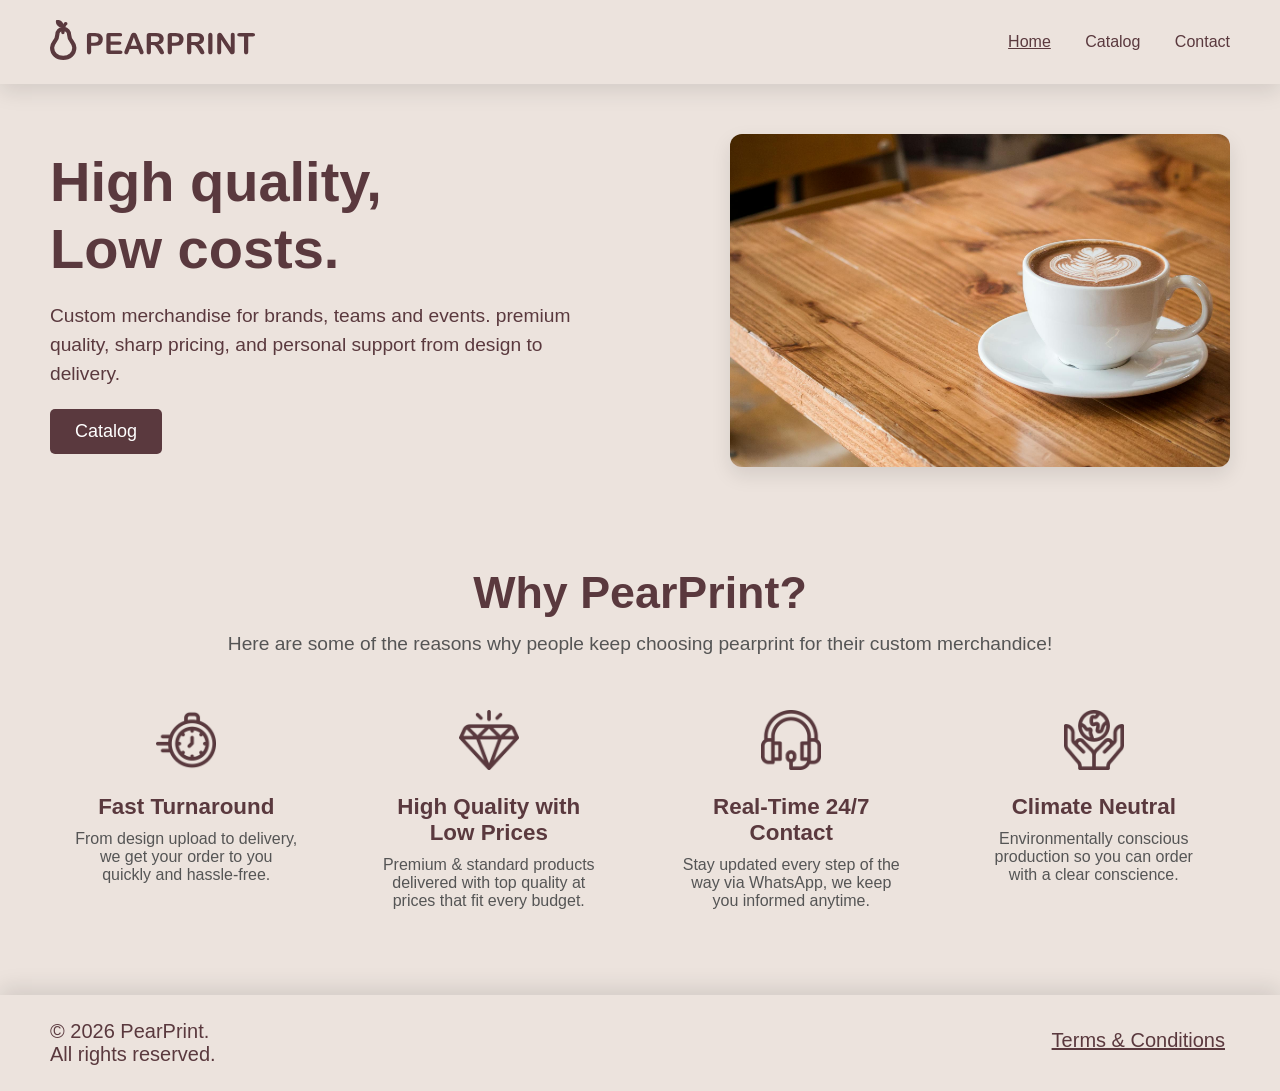
<file: index.html>
<!DOCTYPE html>
<html lang="en">

<head>
    <meta charset="UTF-8">
    <meta name="viewport" content="width=device-width, initial-scale=1.0">
    <title>PearPrint | Home</title>

    <link rel="stylesheet" href="src/style.css">

    <style>
        html {
            overflow-y: scroll;
        }

        .hero {
            padding: 50px 0;
        }
        
        .heroContent {
            display: flex;
            align-items: center;
            justify-content: space-between;
            gap: 20px;
            flex-wrap: wrap;
        }
        
        .heroText {
            flex: 1 1 400px;
            max-width: 550px;
        }
        
        .heroText h1 {
            font-size: 3.5rem;
            line-height: 1.2;
        }
        
        .heroText p {
            margin: 20px 0;
            font-size: 1.2rem;
            line-height: 1.5;
        }
        
        .heroImage {
            flex: 1 1 400px;
            display: flex;
            justify-content: right;
        }
        
        .heroImage img {
            width: 100%;
            max-width: 500px;
            border-radius: 12px;
            box-shadow: 0 8px 20px rgba(0, 0, 0, 0.1);
        }
        
        /* Responsive hero */
        @media (max-width: 969px) {
            .heroContent {
                flex-direction: column;
                text-align: center;
            }

            .heroText {
                max-width: 100%;
                flex: none;
                height: auto;
            }
        
            .heroImage {
                margin-top: 30px;
                flex: none;
                justify-content: center;
            }
        }
        
        @media (max-width: 630px) {
            .heroText h1 {
                font-size: 2.8rem;
            }
        
            .heroText p {
                font-size: 1rem;
            }
        
            button {
                font-size: 16px;
                padding: 10px 20px;
            }

        
            .heroImage img {
                width: 80%;
                height: auto;
            }
        }

        /* Waarom PearPrint Sectie */
        .whyPearPrint {
            padding: 50px 0 60px;
            /* background-color: rgb(243, 243, 243); */
            background-color: var(--L);
            color: var(--D);
        }

        .whyPearPrint .sectionHeader {
            text-align: center;
            margin-bottom: 30px;
        }

        .whyPearPrint h2 {
            font-size: 2.8rem;
            margin-bottom: 15px;
        }

        .whyPearPrint p {
            font-size: 1.2rem;
            color: #555;
        }

        .tiles {
            display: grid;
            grid-template-columns: repeat(4, 1fr);
            gap: 30px;
        }

        .tile {
            /* background: #ece3dd; */
            padding: 25px;
            border-radius: 12px;
            /* box-shadow: 0 0px 20px rgba(0, 0, 0, 0.05); */
            text-align: center;
            transition: transform 0.3s;
        }

        .tile:hover {
            transform: translateY(-5px);
        }

        .tile img {
            width: 60px;
            height: 60px;
            margin-bottom: 20px;
        }

        .tile h3 {
            font-size: 1.4rem;
            margin-bottom: 10px;
        }

        .tile p {
            font-size: 1rem;
            color: #555;
        }

        /* Responsive */
        @media (max-width: 1024px) {
            .tiles {
                grid-template-columns: repeat(2, 1fr);
            }
        }

        @media (max-width: 630px) {
            .tiles {
                grid-template-columns: 1fr;
            }
        
            .whyPearPrint h2 {
                font-size: 2rem;
            }
        
            .whyPearPrint p {
                font-size: 1rem;
            }
        }

        /* Footer */
        .siteFooter {
            background-color: var(--L);
            color: var(--D);
            padding: 20px 0;
            box-shadow: 0 -8px 20px rgba(0, 0, 0, 0.1);
            display: flex;
        }

        .siteFooter .content {
            display: flex;
            justify-content: space-between;
            width: 100%;
            padding: 0 50px;
        }
        
        .siteFooter a {
            color: var(--D);
            text-decoration: underline;
            margin: 0 5px;
            line-height: 200%;
        }

        .siteFooter a, .siteFooter p {
            font-size: 1.25rem;
        }
        
        .siteFooter a:hover {
            color: #5a393e;
        }
        
        .siteFooter p {
            margin: 5px 0;
            width: max-content;
        }
        
        /* Responsive */
        @media (max-width: 480px) {
            .siteFooter .content {
                flex-direction: column;
                align-items: center;
                gap: 10px;
                text-align: center;
            }
        }

        @media (max-width: 630px) {
            .siteFooter {
                padding: 30px 20px;
            }

            .siteFooter a, .siteFooter p {
                font-size: 0.95rem;
            }
        }

    </style>
</head>

<body>

    <header>
        <div class="content">
            <a href="index.html">
                <img src="src/img/logo.svg">
            </a>

            <nav id="navMenu">
                <a href="index.html" class="active">Home</a>
                <a href="catalog.html">Catalog</a>
                <a href="contact.html">Contact</a>
            </nav>

            <div class="hamburger" id="hamburger" onclick="toggleMenu()">
                <span></span>
                <span></span>
                <span></span>
            </div>
        </div>
    </header>

    <div class="hero">
        <div class="content heroContent">
            <div class="heroText">
                <h1>High quality,<br>Low costs.</h1>
                <p>Custom merchandise for brands, teams and events. premium quality, sharp pricing, and personal support from design to delivery.</p>
                <a href="catalog.html"><button>Catalog</button></a>
            </div>
        
            <div class="heroImage">
                <img src="src/img/image.png" alt="Office Image">
            </div>
        </div>
    </div>

    <section class="whyPearPrint">
        <div class="content">
            <div class="sectionHeader">
                <h2>Why PearPrint?</h2>
                <p>Here are some of the reasons why people keep choosing pearprint for their custom merchandice!</p>
            </div>

            <div class="tiles">
                <div class="tile">
                    <img src="src/img/icons/why1.png">
                    <h3>Fast Turnaround</h3>
                    <p>From design upload to delivery, we get your order to you quickly and hassle-free.</p>
                </div>

                <div class="tile">
                    <img src="src/img/icons/why2.png">
                    <h3>High Quality with Low Prices</h3>
                    <p>Premium & standard products delivered with top quality at prices that fit every budget.</p>
                </div>

                <div class="tile">
                    <img src="src/img/icons/why3.png">
                    <h3>Real-Time 24/7 Contact</h3>
                    <p>Stay updated every step of the way via WhatsApp, we keep you informed anytime.</p>
                </div>

                <div class="tile">
                    <img src="src/img/icons/why4.png">
                    <h3>Climate Neutral</h3>
                    <p>Environmentally conscious production so you can order with a clear conscience.</p>
                </div>
            </div>
        </div>
    </section>

    <!-- <div class="hero">
        Lorem ipsum dolor sit amet, consectetur adipisicing elit. Commodi explicabo nemo quam cumque reiciendis et voluptatem incidunt officia tenetur labore. Quae porro temporibus at, nostrum quo ut qui asperiores dicta.
    </div> -->

    <footer class="siteFooter">
        <div class="content">
            <p>&copy; 2026 PearPrint.<br>All rights reserved.</p>
            <p><a href="terms.html">Terms & Conditions</a></p>
        </div>
    </footer>

    <script src="navbar.js"></script>
</body>

</html>
</file>
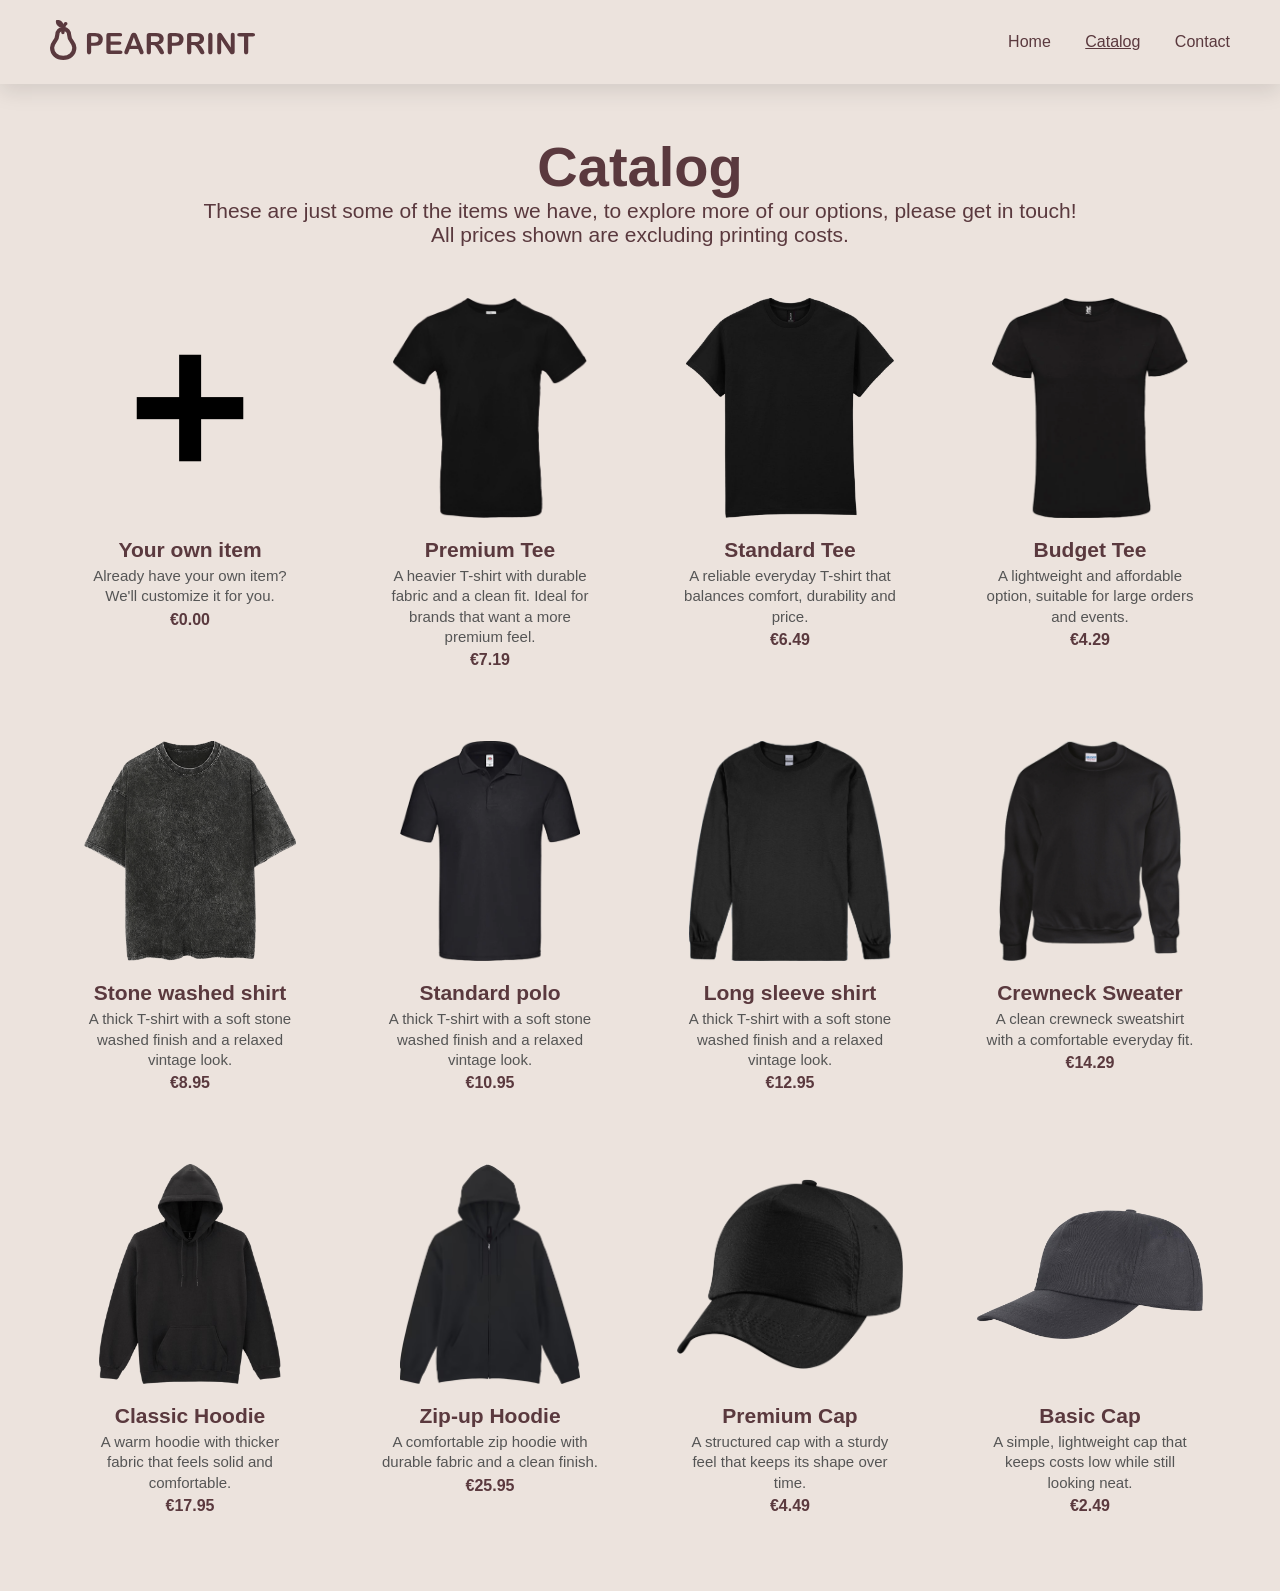
<file: catalog.html>
<!DOCTYPE html>
<html lang="en">

<head>
    <meta charset="UTF-8">
    <meta name="viewport" content="width=device-width, initial-scale=1.0">
    <title>PearPrint | Catalog</title>

    <link rel="stylesheet" href="src/style.css">
</head>

<style>
    html {
        overflow-y: scroll;
    }

    .hero {
        padding: 50px 0;
    }

    .hero .content .heroText {
        text-align: center;
    }

    .itemGrid {
        margin-top: 25px;
        display: grid;
        grid-template-columns: repeat(auto-fill, minmax(260px, 1fr));
        gap: 20px;
        align-items: stretch;
    }

    /* Card */
    .item {
        border-radius: 12px;
        padding: 26px;
        cursor: pointer;

        display: flex;
        flex-direction: column;
        align-items: center;

        text-align: center;
    }

    /* Image */
    .item img {
        max-width: 225.6px;
        height: 220px;
        object-fit: contain;
        margin-bottom: 20px;
        flex-shrink: 0;
    }

    /* Text */
    .item .text {
        display: flex;
        flex-direction: column;
        gap: 4px;
        padding: 0 6px;

        flex-grow: 1;
    }

    /* Title */
    .item h3 {
        font-size: clamp(17px, 2.2vw, 21px);
        line-height: 1.15;
        margin: 0;
        word-break: break-word;
    }

    /* Subtext */
    .item p {
        font-size: clamp(13px, 1.8vw, 15px);
        line-height: 1.35;
        margin: 0;
        color: #555;
        word-break: break-word;
    }
</style>

<body>

    <header>
        <div class="content">

            <a href="index.html">
                <img src="src/img/logo.svg">
            </a>

            <nav id="navMenu">
                <a href="index.html">Home</a>
                <a href="catalog.html" class="active">Catalog</a>
                <a href="contact.html">Contact</a>
            </nav>

            <div class="hamburger" id="hamburger" onclick="toggleMenu()">
                <span></span>
                <span></span>
                <span></span>
            </div>

        </div>
    </header>

    <div class="hero">
        <div class="content">

            <div class="heroText">
                <h1>Catalog</h1>
                <p>
                    These are just some of the items we have, to explore more of our options, please get in touch!<br>All prices shown are excluding printing costs.
                </p>
            </div>

            <div class="itemGrid"></div>

        </div>
    </div>

    <script src="./src/data.js"></script>
    <script src="catalog.js"></script>
    <script src="navbar.js"></script>

</body>
</html>
</file>
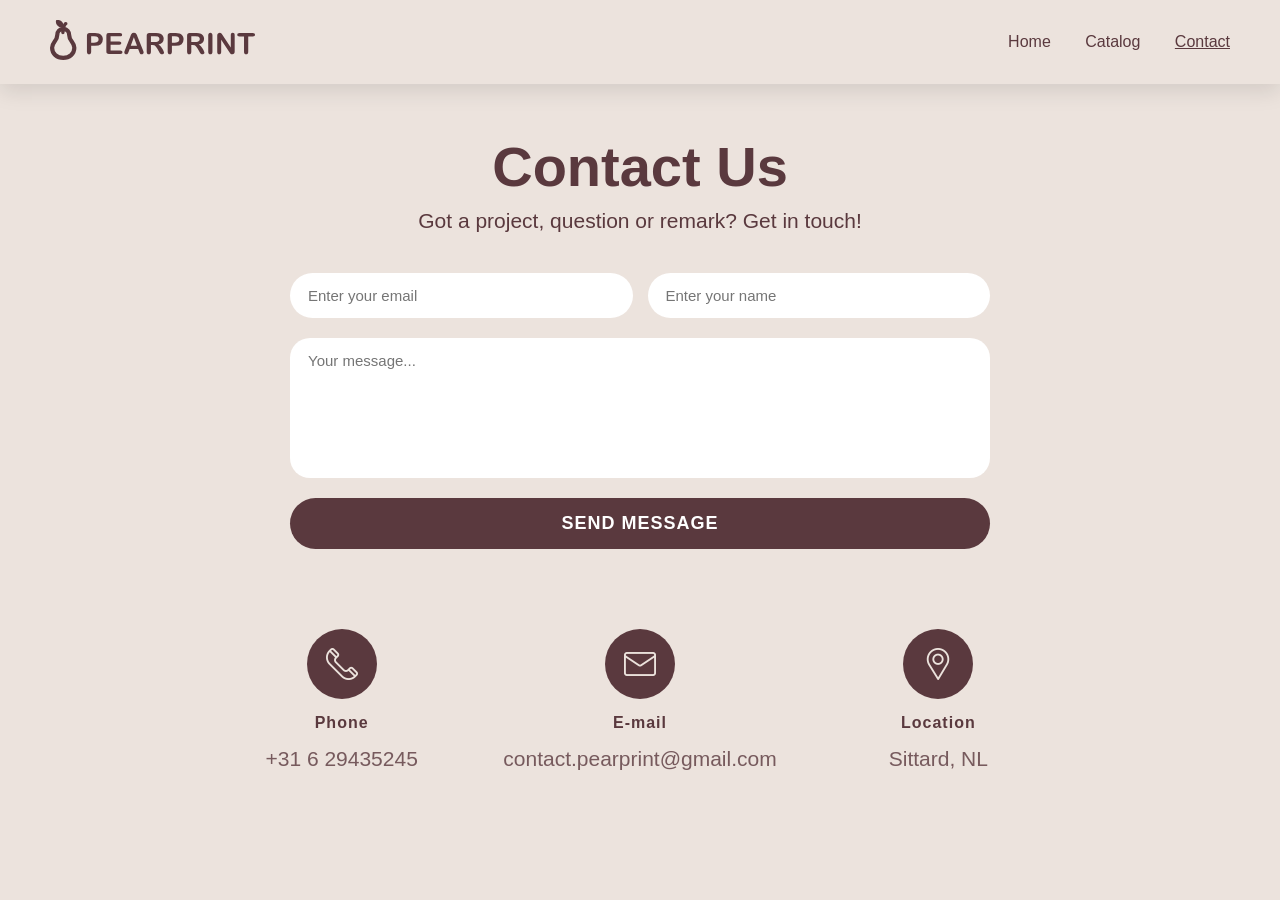
<file: contact.html>
<!DOCTYPE html>
<html lang="en">

<head>
    <meta charset="UTF-8">
    <meta name="viewport" content="width=device-width, initial-scale=1.0">
    <title>PearPrint | Contact</title>

    <link rel="stylesheet" href="src/style.css">

    <style>
        html {
            overflow-y: scroll;
        }

        * {
            margin: 0;
            padding: 0;
        }

        body {
            font-family: Arial, sans-serif;
            background: var(--L);
            color: var(--D);
        }

        /* CONTACT SECTION */

        .contact {
            padding: 50px 20px 60px;
            display: flex;
            justify-content: center;
        }

        .contact-container {
            width: 100%;
            max-width: 700px;
            text-align: center;
        }

        .contact-container h1 {
            font-size: 56px;
            margin-bottom: 10px;
        }

        .subtitle {
            margin-bottom: 40px;
        }

        form {
            display: flex;
            flex-direction: column;
            gap: 20px;
        }

        .input-row {
            display: flex;
            gap: 15px;
        }

        input,
        textarea {
            width: 100%;
            padding: 14px 18px;
            border-radius: 30px;
            border: none;
            background: white;
            font-size: 15px;
            box-sizing: border-box;
        }

        textarea {
            border-radius: 20px;
            resize: none;
            height: 140px;
        }

        button {
            padding: 15px;
            border: none;
            border-radius: 30px;
            background: var(--D);
            color: white;
            font-weight: bold;
            letter-spacing: 1px;
            cursor: pointer;
            transition: 0.2s;
        }

        button:hover {
            opacity: 0.9;
        }

        /* CONTACT INFO */

        .contact-info {
            padding: 0px 20px 70px;
        }

        .info-container {
            max-width: 800px;
            margin: auto;
            display: grid;
            grid-template-columns: repeat(3, 1fr);
            gap: 40px;
            text-align: center;
        }

        .info-box {
            padding: 20px;
        }

        .info-box p {
            white-space: nowrap;
            opacity: 0.8;
            line-height: 1.6;
        }

        .icon {
            width: 70px;
            height: 70px;
            border-radius: 50%;
            background: var(--D);
            display: flex;
            align-items: center;
            justify-content: center;
            margin: 0 auto 15px auto;
        }

        .icon img {
            width: 32px;
            height: 32px;
            object-fit: contain;
        }

        .info-box h3 {
            margin-bottom: 10px;
            font-size: 16px;
            letter-spacing: 1px;
        }

        /* MOBILE */

        @media (max-width: 768px) {

            .input-row {
                flex-direction: column;
            }

            .info-container {
                grid-template-columns: 1fr;
                gap: 30px;
            }

            .contact-container h1 {
                font-size: 36px;
            }

            .subtitle {
                font-size: 18px;
            }
        }
    </style>
</head>

<body>
    <header>
        <div class="content">
            <a href="index.html">
                <img src="src/img/logo.svg">
            </a>

            <nav id="navMenu">
                <a href="index.html">Home</a>
                <a href="catalog.html">Catalog</a>
                <a href="contact.html" class="active">Contact</a>
            </nav>

            <div class="hamburger" id="hamburger" onclick="toggleMenu()">
                <span></span>
                <span></span>
                <span></span>
            </div>
        </div>
    </header>

    <section class="contact">
        <div class="contact-container">
            <h1>Contact Us</h1>
            <p class="subtitle">
                Got a project, question or remark? Get in touch!
            </p>

            <form name="contactForm" method="POST" data-netlify="true" action="/contact.html?succes">
                <div class="input-row">
                    <input name="email" type="email" placeholder="Enter your email" required>
                    <input name="name" type="text" placeholder="Enter your name" required>
                </div>

                <textarea name="message" placeholder="Your message..." required></textarea>

                <button type="submit">SEND MESSAGE</button>
            </form>
        </div>
    </section>

    <section class="contact-info">
        <div class="info-container">

            <div class="info-box">
                <div class="icon">
                    <img src="./src/img/icons/telephone.png" alt="Phone">
                </div>
                <h3>Phone</h3>
                <p>+31 6 29435245</p>
            </div>

            <div class="info-box">
                <div class="icon">
                    <img src="./src/img/icons/email.png" alt="Email">
                </div>
                <h3>E-mail</h3>
                <p>contact.pearprint@gmail.com</p>
            </div>

            <div class="info-box">
                <div class="icon">
                    <img src="./src/img/icons/location.png" alt="Location">
                </div>
                <h3>Location</h3>
                <p>Sittard, NL</p>
            </div>

        </div>
    </section>

    <script src="navbar.js"></script>
</body>

</html>
</file>
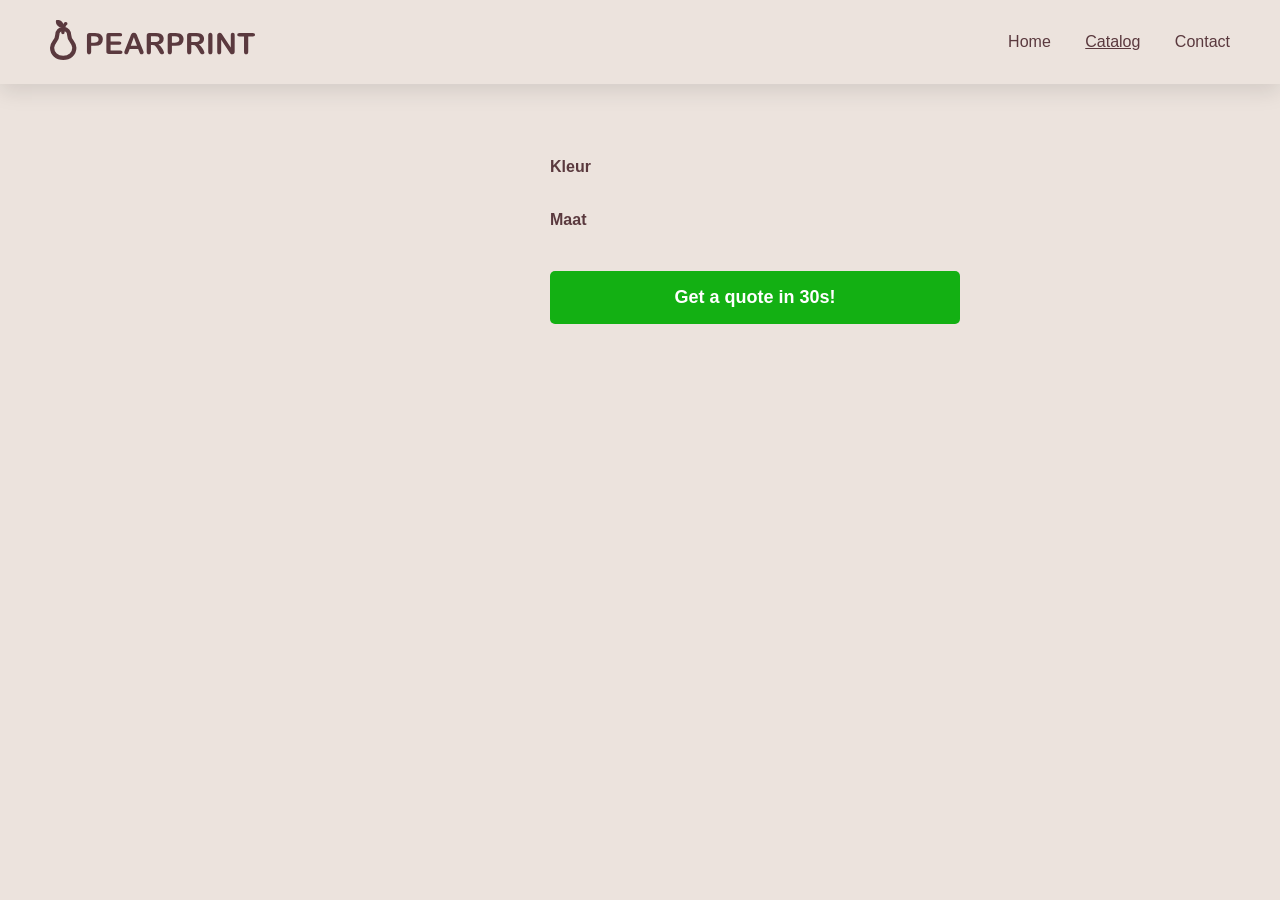
<file: product.html>
<!DOCTYPE html>
<html lang="en">

<head>
    <meta charset="UTF-8">
    <meta name="viewport" content="width=device-width, initial-scale=1.0">
    <title>PearPrint | Product</title>

    <link rel="stylesheet" href="src/style.css">

    <style>
        /* ----------------------- */
        /* BASIS STYLING */

        body {
            overflow-x: hidden;
            overflow-y: scroll;
        }

        .productWrapper {
            position: absolute;
            left: 50%;
            transform: translate(-50%);
        }

        /* Flex container voor horizontale centrering */
        .productWrapper .content {
            display: flex;
            justify-content: center;
            width: 100%;
        }

        .product {
            margin: 50px 0;
            display: grid;
            grid-template-columns: 1fr 1fr;
            gap: 60px;
            align-items: center;
        }

        .product img {
            max-width: 450px;
            width: auto;
            height: 100%;
            object-fit: cover;
            display: block;
            justify-self: center;
        }

        #productInfo {
            width: 410px;
        }

        .title {
            font-size: 42px;
            font-weight: 700;
            margin: 0 0 12px;
        }

        .price {
            font-size: 32px;
            font-weight: 700;
            margin: 0 0 24px;
        }

        .colors {
            display: grid;
            grid-template-columns: repeat(12, 27px);
            gap: 7.5px;
            margin: 10px 0 25px;
        }

        .color {
            width: 27px;
            height: 27px;
            border-radius: 4px;
            border: 2px solid #8e8e8e;
            cursor: pointer;
            transition: border 0.15s;
            position: relative;
            display: flex;
            align-items: center;
            justify-content: center;
        }

        .color:hover {
            transform: scale(1.1);
        }

        .color.selected {
            border: 2px solid #111;
        }

        .color .check {
            color: white;
            font-size: 16px;
            font-weight: bold;
            display: none;
            text-shadow: 0 0 3px #000;
        }

        .color.selected .check {
            display: block;
        }

        .sizes {
            display: grid;
            grid-auto-columns: max-content;
            gap: 5px;
            margin: 12px 0 30px;
            grid-template-columns: repeat(9, 41px);
        }

        .size {
            display: flex;
            align-items: center;
            justify-content: center;
            width: 41px;
            height: 41px;
            border: 2px solid #d0d0d0;
            border-radius: 6px;
            font-size: 14px;
            font-weight: 500;
            cursor: pointer;
            user-select: none;
            transition: all 0.15s ease;
            background: white;
            
        }

        .size:hover {
            border-color: #888;
            background: #f6f6f6;
        }

        .size.selected {
            border: 2px solid #111;
            font-weight: 600;
        }

        .cart {
            background: #13b013;
            color: white;
            border: none;
            padding: 16px;
            font-weight: 600;
            width: 100%;
            cursor: pointer;
        }

        /* --------------------- */
        /* RESPONSIVE SCALING */

        @media (max-width: 1020px) {
            .product {
                transform: scale(0.8);
                transform-origin: top center;
            }
        }

        @media (max-width: 820px) {
            .product {
                grid-template-columns: 1fr;
                gap: 30px;
                transform: scale(1);
            }

            .product img {
                max-width: 100%;
                height: auto;
            }

            #productInfo {
                width: 100%;
            }
        }

        @media (max-width: 550px) {
            .product {
                grid-template-columns: 1fr;
                gap: 30px;
                transform: scale(0.8);
            }

            .product img {
                max-width: 100%;
                height: auto;
            }

            #productInfo {
                width: 100%;
            }
        }

        @media (max-width: 420px) {
            .product {
                grid-template-columns: 1fr;
                gap: 30px;
                transform: scale(0.7);
            }
        }

        /* --------------------- */
        /* MODAL */

        #quoteModal {
            position: fixed;
            inset: 0;
            background: rgba(0, 0, 0, 0.45);
            display: none;
            align-items: center;
            justify-content: center;
            z-index: 1000;
        }

        .modalBox {
            background: #ece3dd;
            padding: 34px;
            width: 460px;
            border-radius: 8px;
            box-sizing: border-box;
        }

        .modalHeader {
            display: flex;
            justify-content: space-between;
            align-items: center;
            margin-bottom: 25px;
        }

        .modalTitle {
            font-size: 28px;
            font-weight: 700;
        }

        .closeModal {
            font-size: 22px;
            cursor: pointer;
        }

        .modalContent .question {
            margin-bottom: 28px;
        }

        .hint {
            font-size: 13px;
            color: #777;
            margin: 4px 0 14px;
        }

        #printLocations {
            display: grid;
            grid-template-columns: repeat(2, 1fr);
            gap: 8px;
        }

        #printLocations label {
            display: flex;
            align-items: center;
            gap: 8px;
            cursor: pointer;
        }

        #quantity {
            width: calc(100% - 24px);
            padding: 12px;
            border: 1px solid #d0d0d0;
            border-radius: 4px;
            font-size: 15px;
        }

        .sendQuote {
            background: #13b013;
            color: white;
            border: none;
            padding: 16px;
            width: 100%;
            font-weight: 600;
            cursor: pointer;
            border-radius: 6px;
        }

        @media (max-width: 700px) {
            .modalBox {
                width: 90%;
            }

            #printLocations {
                grid-template-columns: 1fr;
            }
        }
    </style>
</head>

<body>
    <header>
        <div class="content">
            <a href="index.html"><img src="src/img/logo.svg"></a>

            <nav id="navMenu">
                <a href="index.html">Home</a>
                <a href="catalog.html" class="active">Catalog</a>
                <a href="contact.html">Contact</a>
            </nav>

            <div class="hamburger" id="hamburger" onclick="toggleMenu()">
                <span></span>
                <span></span>
                <span></span>
            </div>
        </div>
    </header>

    <div class="productWrapper">
        <div class="product">
            <img id="image">
            <div id="productInfo">
                <div class="title" id="title"></div>
                <div class="price" id="price"></div>
                <div>
                    <strong>Kleur</strong>
                    <div class="colors" id="colors"></div>
                </div>
                <div>
                    <strong>Maat</strong>
                    <div class="sizes" id="sizes"></div>
                </div>
                <button class="cart">Get a quote in 30s!</button>
            </div>
        </div>
    </div>

    <div id="quoteModal">
        <div class="modalBox">
            <div class="modalHeader">
                <div class="modalTitle">Get a quote</div>
                <div class="closeModal">✕</div>
            </div>

            <div class="modalContent">
                <div class="question">
                    <strong>Where do you want the item printed?</strong>
                    <p class="hint">Multiple options allowed</p>
                    <div id="printLocations"></div>
                </div>

                <div class="question">
                    <strong>How many items do you need?</strong>
                    <input type="number" id="quantity" min="1" placeholder="Amount">
                </div>

                <button class="sendQuote">Instant quote!</button>
            </div>
        </div>
    </div>

    <script src="./src/data.js"></script>
    <script src="product.js"></script>
    <script src="navbar.js"></script>
</body>

</html>
</file>
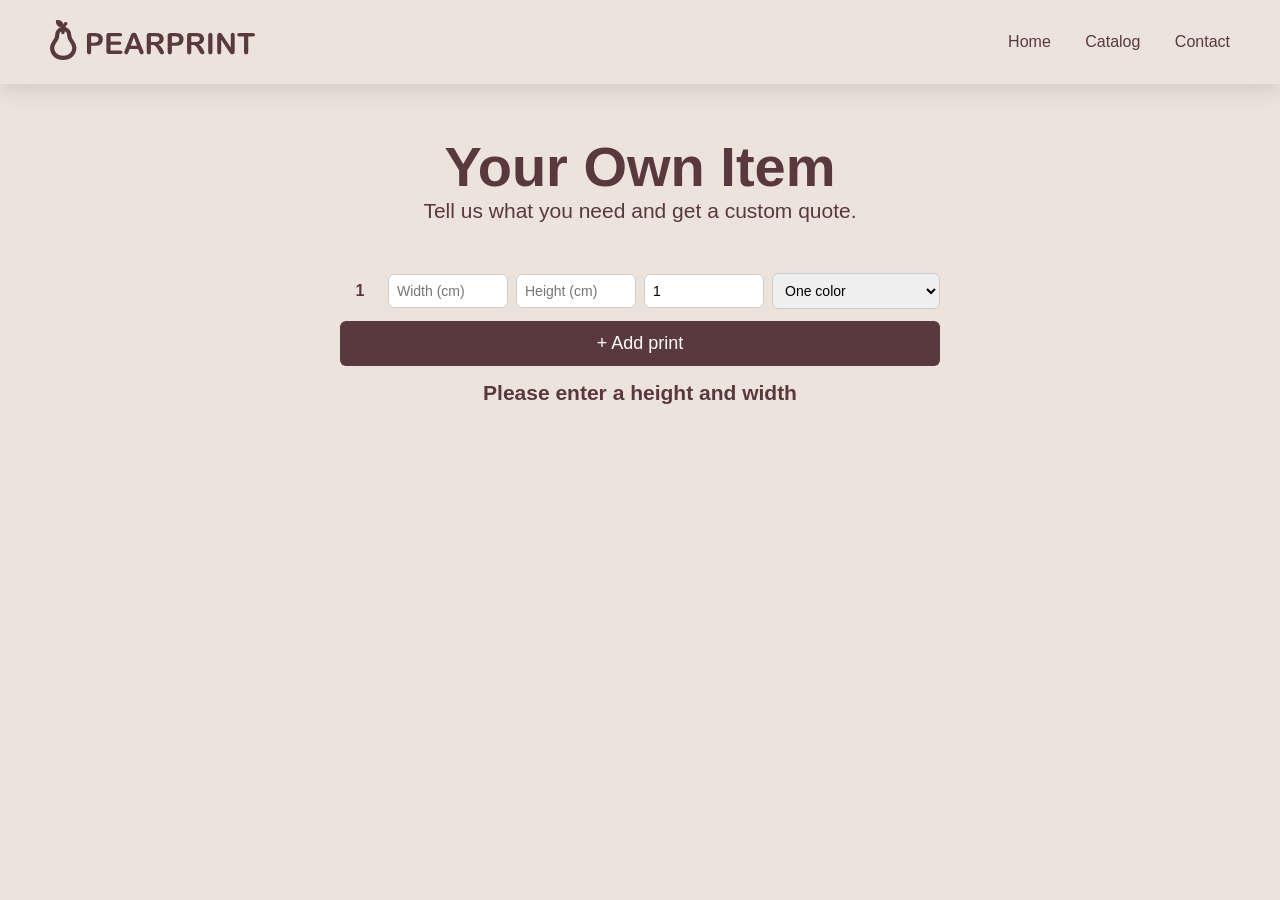
<file: yourownitem.html>
<!DOCTYPE html>
<html lang="nl">

<head>
  <meta charset="UTF-8">
  <meta name="viewport" content="width=device-width, initial-scale=1.0">
  <title>PearPrint | Your Own Item</title>

  <link rel="stylesheet" href="src/style.css">

  <style>
    html {
      overflow-y: scroll;
    }

    .hero { padding: 50px 0; }
    .heroText { text-align: center; }

    .formContainer {
      margin-top: 30px;
      padding: 20px;
      border-radius: 12px;
      max-width: 600px;
      margin-left: auto;
      margin-right: auto;
    }

    .row {
      display: grid;
      grid-template-columns: 40px 1fr 1fr 1fr 1fr 40px;
      gap: 8px;
      margin-bottom: 12px;
      align-items: center;
    }

    .row span { font-weight: bold; text-align: center; }

    .row input, .row select {
      padding: 8px;
      border-radius: 6px;
      border: 1px solid #ccc;
      font-size: 14px;
      width: 100%;
      box-sizing: border-box;
    }

    .removeBtn {
      background: crimson;
      color: white;
      border: none;
      padding: 8px;
      border-radius: 6px;
      cursor: pointer;
      width: 100%;
    }

    /* first row: let dropdown take space of X */
    .row.no-remove select {
      grid-column: 5 / span 2;
    }

    .buttonRow {
      display: flex;
      margin-top: 10px;
      width: 100%;
    }

    .buttonRow button {
      width: 100%;
      flex: none;
    }

    .addBtn, .submitBtn {
      background: var(--D);
      color: white;
      border: none;
      padding: 12px;
      border-radius: 6px;
      cursor: pointer;
    }

    #priceOutput {
      margin-top: 15px;
      font-weight: bold;
      text-align: center;
    }

    @media (max-width: 700px) {
      .row { grid-template-columns: 1fr; }
    }
  </style>
</head>

<body>

<header>
  <div class="content">

    <a href="index.html">
      <img src="src/img/logo.svg">
    </a>

    <nav id="navMenu">
      <a href="index.html">Home</a>
      <a href="catalog.html">Catalog</a>
      <a href="contact.html">Contact</a>
    </nav>

    <div class="hamburger" id="hamburger" onclick="toggleMenu()">
      <span></span>
      <span></span>
      <span></span>
    </div>

  </div>
</header>

<div class="hero">
  <div class="content">

    <div class="heroText">
      <h1>Your Own Item</h1>
      <p>Tell us what you need and get a custom quote.</p>
    </div>

    <div class="formContainer">

      <div id="rows"></div>

      <div class="buttonRow">
        <button class="addBtn" onclick="addRow()">+ Add print</button>
      </div>

      <p id="priceOutput"></p>

    </div>

  </div>
</div>

<script>
  const rowsContainer = document.getElementById("rows");

  function updateNumbers() {
    const allRows = document.querySelectorAll(".row");
    allRows.forEach((row, index) => {
      row.querySelector(".index").textContent = index + 1;

      const removeBtn = row.querySelector(".removeBtn");
      if (index === 0) {
        removeBtn.style.display = "none";
        row.classList.add("no-remove");
      } else {
        removeBtn.style.display = "block";
        row.classList.remove("no-remove");
      }
    });
  }

  function attachListeners(row) {
    const inputs = row.querySelectorAll("input, select");
    inputs.forEach(el => {
      el.addEventListener("input", calculatePrice);
    });
  }

  function addRow() {
    const row = document.createElement("div");
    row.classList.add("row");

    row.innerHTML = `
      <span class="index">1</span>
      <input type="number" placeholder="Width (cm)" min="1">
      <input type="number" placeholder="Height (cm)" min="1">
      <input type="number" placeholder="Quantity" value="1" min="1">
      <select>
        <option value="one">One color</option>
        <option value="multi">Multi color</option>
      </select>
      <button class="removeBtn">X</button>
    `;

    row.querySelector(".removeBtn").onclick = () => {
      row.remove();
      updateNumbers();
      calculatePrice();
    };

    rowsContainer.appendChild(row);
    attachListeners(row);
    updateNumbers();
    calculatePrice();
  }

  function calculatePrice() {
    let total = 0;
    let hasSingle = false;
    let hasMulti = false;

    const rows = document.querySelectorAll(".row");
    const output = document.getElementById("priceOutput");

    for (let row of rows) {
      const widthVal = row.children[1].value;
      const heightVal = row.children[2].value;

      if (!widthVal && !heightVal) {
        output.textContent = "Please enter a height and width";
        return;
      }

      if (!widthVal) {
        output.textContent = "Please enter a width";
        return;
      }

      if (!heightVal) {
        output.textContent = "Please enter a height";
        return;
      }

      const width = parseFloat(widthVal);
      const height = parseFloat(heightVal);

      if (width <= 0 && height <= 0) {
        output.textContent = "Width and height must be greater than 0";
        return;
      }

      if (width <= 0) {
        output.textContent = "Width must be greater than 0";
        return;
      }

      if (height <= 0) {
        output.textContent = "Height must be greater than 0";
        return;
      }
      const quantity = parseFloat(row.children[3].value) || 1;
      const type = row.children[4].value;

      const area = (width / 100) * (height / 100);
      const totalArea = area * quantity;

      if (type === "multi") {
        total += (60 * totalArea);
        hasMulti = true;
      } else {
        total += (40 * totalArea);
        hasSingle = true;
      }
    }

    if (hasSingle) total += 10;
    if (hasMulti) total += 20;

    output.textContent = "Estimated price: €" + total.toFixed(2);
  }

  // start with 1 row
  addRow();

  // show initial warning
  document.getElementById("priceOutput").textContent =
    "Please enter a height and width";
</script>

<script src="navbar.js"></script>

</body>
</html>
</file>
<file: src/style.css>
:root {
    --D: #5a393e;
    --L: #ece3dd;
}

* {
    margin: 0;
    padding: 0;
    font-family: 'Arial', sans-serif;
}

body {
    background-color: var(--L);
    color: var(--D);
}

.content {
    max-width: 1200px;
    padding-left: 50px;
    padding-right: 50px;
    margin: auto;
}

/* Header */

header {
    background-color: var(--L);
    box-shadow: 0 8px 20px rgba(0, 0, 0, 0.1);
    padding: 20px 0;
}

header .content {
    display: flex;
    justify-content: space-between;
    align-items: center;
}

header img {
    height: 40px;
}

nav a {
    text-decoration: none;
    color: var(--D);
    margin-left: 30px;
}

nav a.active {
    text-decoration: underline;
}

/* Typography */

h1 {
    font-size: 56px;
}

h2 {
    font-size: 45px;
}

h3 {
    font-size: 33px;
}

p {
    font-size: 21px;
}

button {
    background-color: var(--D);
    color: #fff;
    border: none;
    padding: 12px 25px;
    font-size: 18px;
    cursor: pointer;
    border-radius: 5px;
}

/* Hamburger */

.hamburger {
    display: none;
    flex-direction: column;
    justify-content: center;
    cursor: pointer;
    z-index: 1001;
}

.hamburger span {
    width: 28px;
    height: 4px;
    background: var(--D);
    margin: 3px 0;
    transition: 0.3s;
}

/* Hamburger → X animatie */

.hamburger.open span:nth-child(1) {
    transform: rotate(45deg) translate(7px, 7px);
    background: var(--L);
}

.hamburger.open span:nth-child(2) {
    opacity: 0;
}

.hamburger.open span:nth-child(3) {
    transform: rotate(-45deg) translate(7px, -7px);
    background: var(--L);
}

/* Mobile */

@media (max-width: 630px) {

    .hamburger {
        display: flex;
    }

    nav {
        position: fixed;
        top: 0;
        right: -100%;
        width: 100%;
        height: 100vh;
        background: var(--D);
        display: flex;
        flex-direction: column;
        justify-content: center;
        align-items: center;
        transition: right 0.4s ease;
        z-index: 1000;
    }

    nav.open {
        right: 0;
    }

    nav a {
        font-size: 32px;
        margin: 20px 0;
        color: var(--L);
    }

}

@media (max-width: 444px) {

    header img {
        height: 32px;
    }

    .hamburger {
        scale: 0.8;
    }

    nav a {
        font-size: 26px;
        margin: 18px 0;
        color: var(--L);
    }

}
</file>
